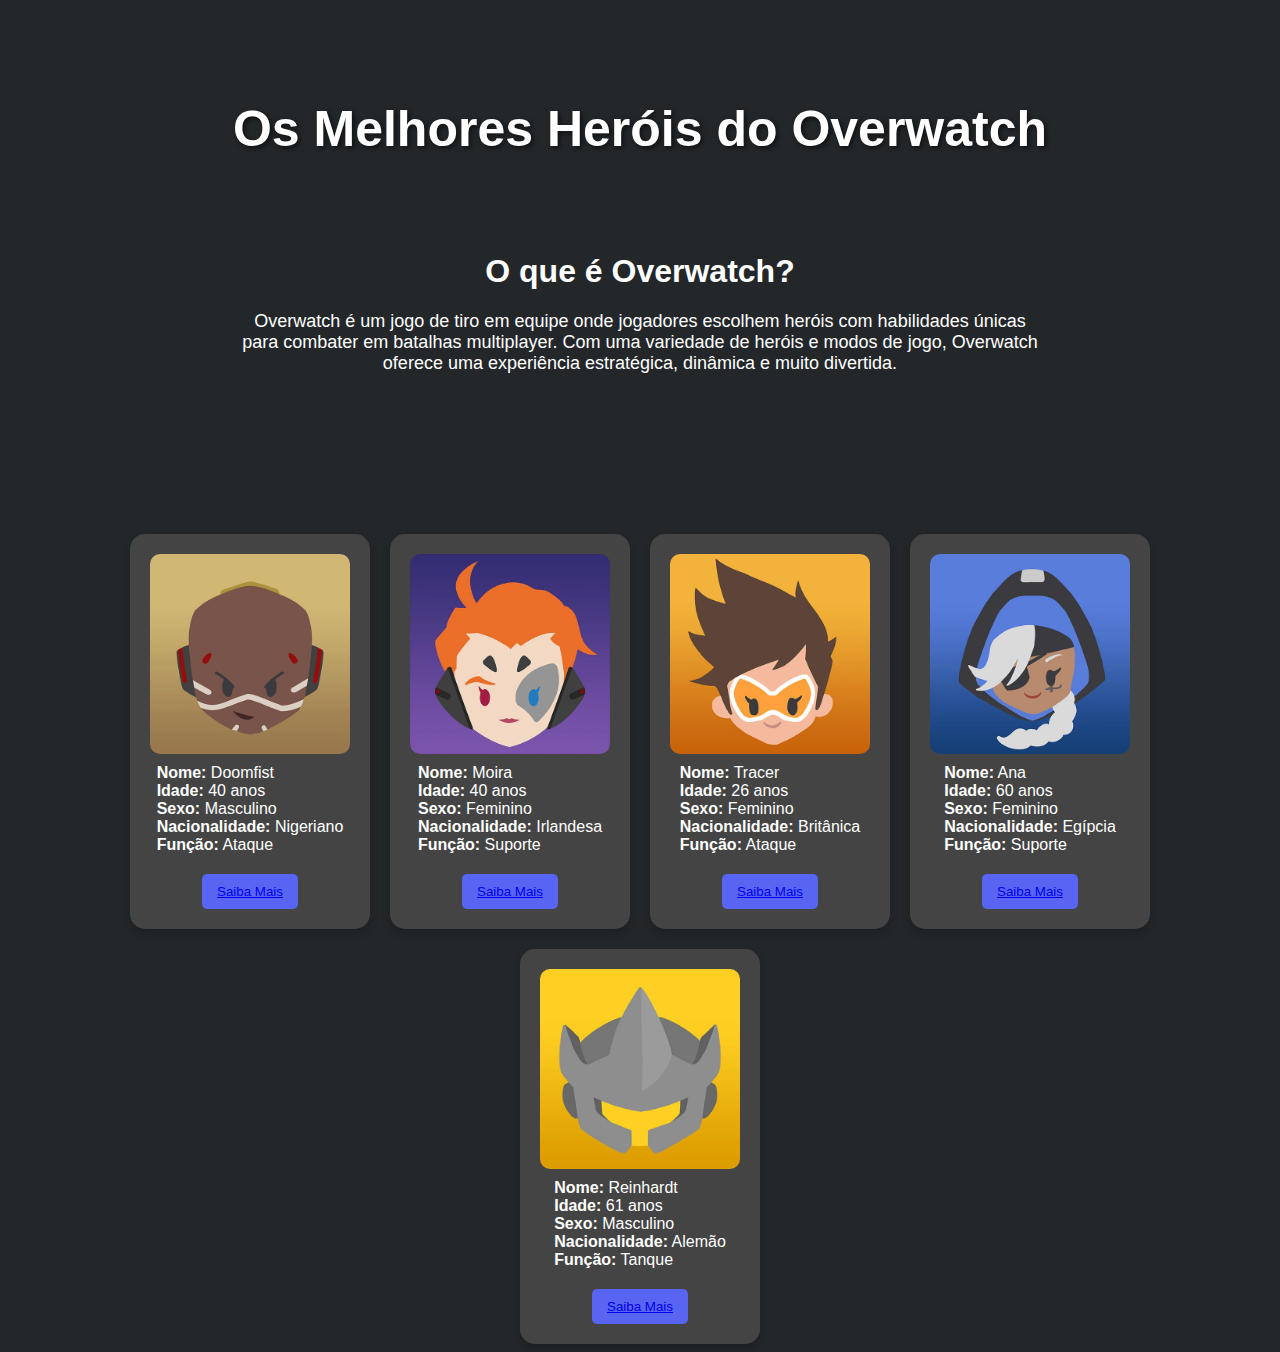
<file: index.html>
<!DOCTYPE html>
<html lang="pt-BR">
<head>
    <meta charset="UTF-8">
    <meta name="viewport" content="width=device-width, initial-scale=1.0">
    <meta http-equiv="X-UA-Compatible" content="IE=edge">

    <link rel="stylesheet" href="css/style.css"> <!-- Link para o arquivo CSS -->
</head>
<body>
    <div class ="titulo">
        <center><h1 class="titulo">Os Melhores Heróis do Overwatch</h1></center>
        </div>

         <!-- Seção sobre o jogo -->
    <div class="descricao" id="sobre">
        <h1>O que é Overwatch?</h1>
        <p>Overwatch é um jogo de tiro em equipe onde jogadores escolhem heróis com habilidades únicas para combater em batalhas multiplayer. Com uma variedade de heróis e modos de jogo, Overwatch oferece uma experiência estratégica, dinâmica e muito divertida.</p>
    </div>
    
    <!-- Container para os quadrados -->
    <div class="container">
        <div class="quadrado">
            
            <img src="imagens/doomfist.webp" alt="Doomfist">
            <p><strong>Nome:</strong> Doomfist<br>
               <strong>Idade:</strong> 40 anos<br>
               <strong>Sexo:</strong> Masculino<br>
               <strong>Nacionalidade:</strong> Nigeriano<br>
               <strong>Função:</strong> Ataque</p>
           
            <button><a href="Doomfist.html">Saiba Mais</a></button>
            
        </div>
        <div class="quadrado">
            <img src="imagens/moira.webp" alt="Moira">
            <p><strong>Nome:</strong> Moira<br>
               <strong>Idade:</strong> 40 anos<br>
               <strong>Sexo:</strong> Feminino<br>
               <strong>Nacionalidade:</strong> Irlandesa<br>
               <strong>Função:</strong> Suporte</p>
               <button><a href="Moira.html">Saiba Mais</a></button>
        </div>
        <div class="quadrado">
            <img src="imagens/tracer.webp" alt="Tracer">
            <p><strong>Nome:</strong> Tracer<br>
               <strong>Idade:</strong> 26 anos<br>
               <strong>Sexo:</strong> Feminino<br>
               <strong>Nacionalidade:</strong> Britânica<br>
               <strong>Função:</strong> Ataque</p>
               <button><a href="Tracer.html">Saiba Mais</a></button>
        </div>
        <div class="quadrado">
            <img src="imagens/ana.webp" alt="Ana">
            <p><strong>Nome:</strong> Ana<br>
               <strong>Idade:</strong> 60 anos<br>
               <strong>Sexo:</strong> Feminino<br>
               <strong>Nacionalidade:</strong> Egípcia<br>
               <strong>Função:</strong> Suporte</p>
               <button><a href="Ana.html">Saiba Mais</a></button>
        </div>
        <div class="quadrado">
            <img src="imagens/reinhart.webp" alt="Reinhardt">
            <p><strong>Nome:</strong> Reinhardt<br>
               <strong>Idade:</strong> 61 anos<br>
               <strong>Sexo:</strong> Masculino<br>
               <strong>Nacionalidade:</strong> Alemão<br>
               <strong>Função:</strong> Tanque</p>
               <button><a href="Reinhardt.html">Saiba Mais</a></button>
        </div>
    </div>
</body>
</html>
</file>
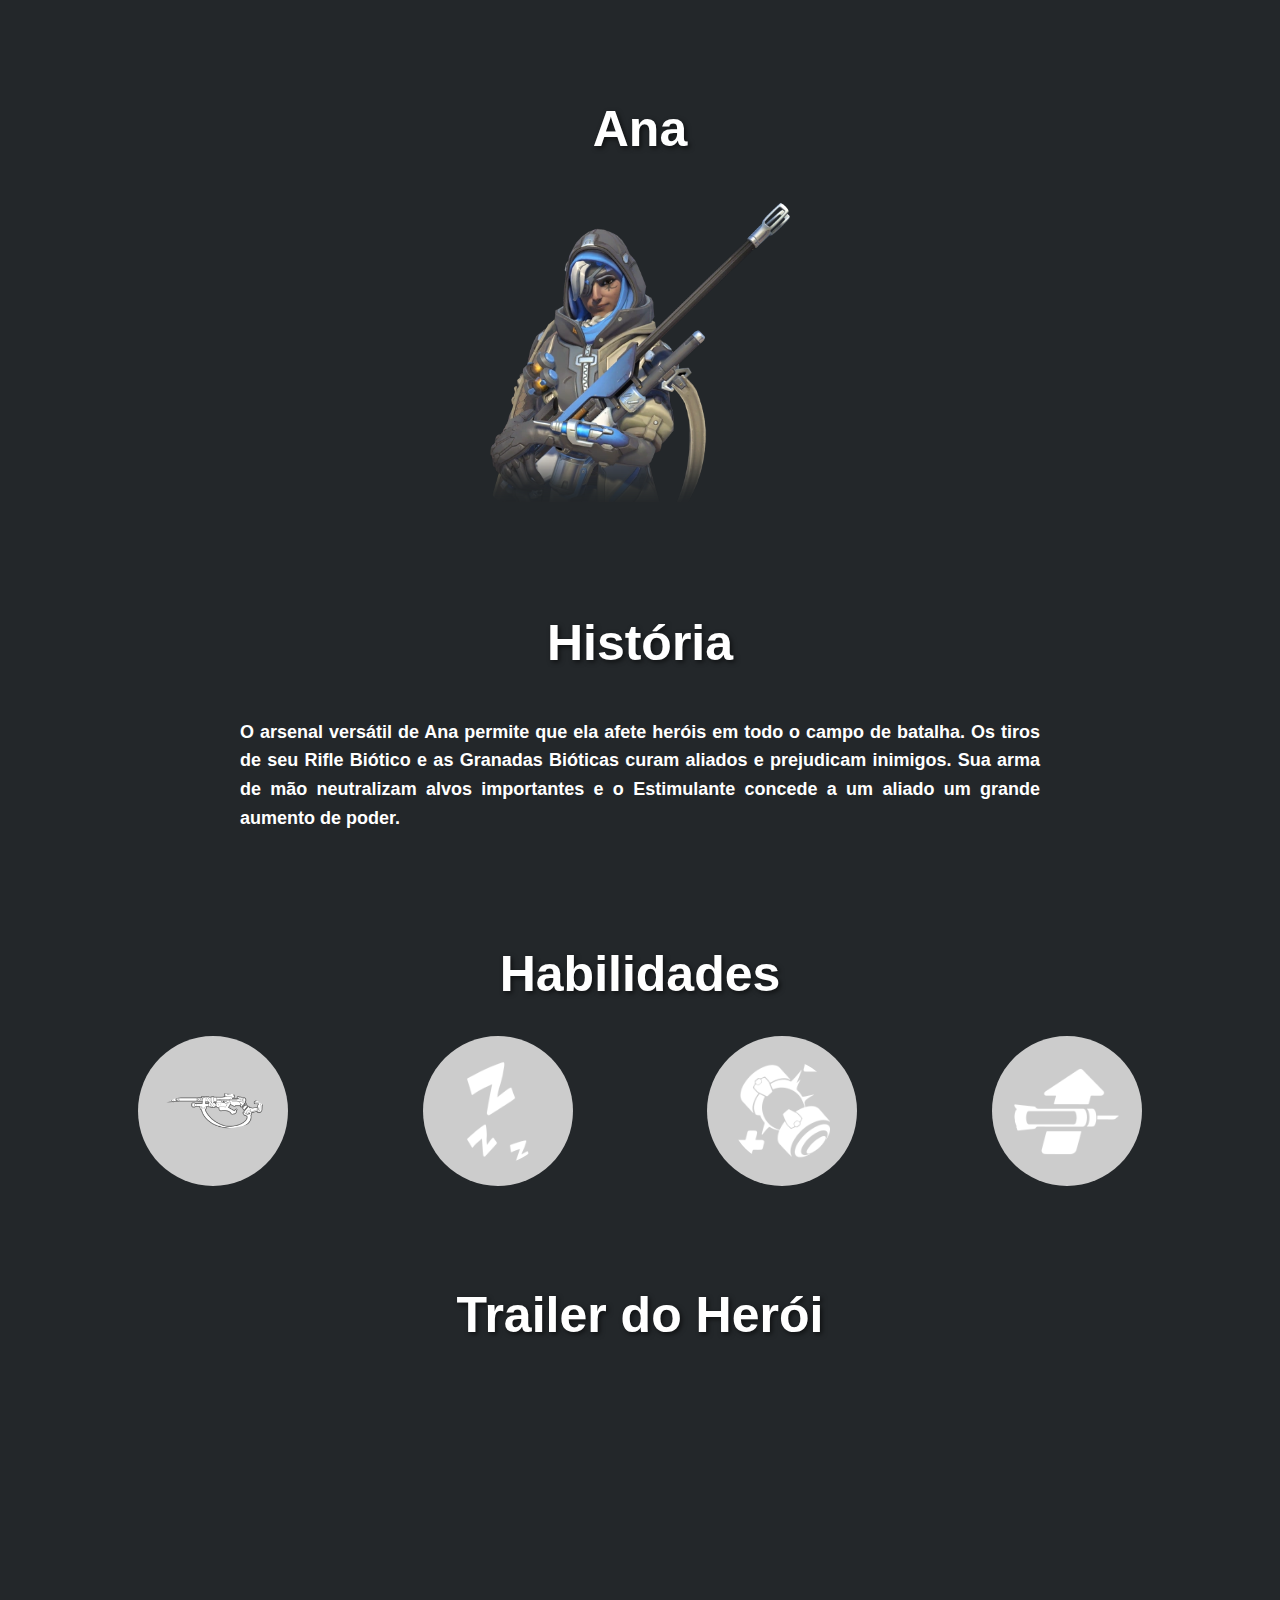
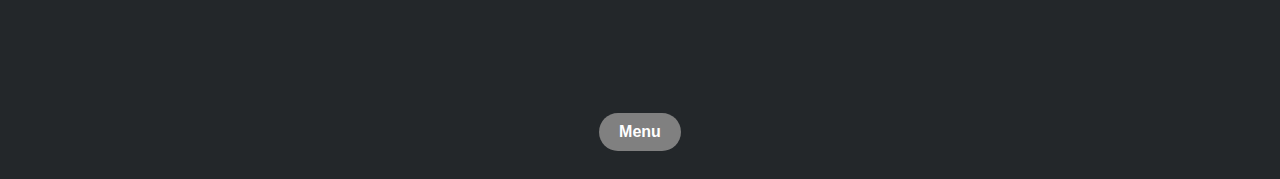
<file: Ana.html>
<!DOCTYPE html>
<html lang="pt-BR">
<head>
    <meta charset="UTF-8">
    <meta name="viewport" content="width=device-width, initial-scale=1.0">
    <meta http-equiv="X-UA-Compatible" content="IE=edge">
    <link rel="stylesheet" href="css/style.css"> <!-- Link para o arquivo CSS -->
</head>
<body>
    <div class="titulo">
        <center><h1 class="titulo">Ana</h1></center>
        <center><img src="imagens/Ana2.webp" alt="Doomfist" class="imagem-titulo"></center>
    </div>

    <div class="historia">
        <center><h1 class="titulo">História</h1></center>
        <h2 class="texto-justificado">
            O arsenal versátil de Ana permite que ela afete heróis em todo o campo de batalha. Os tiros de seu Rifle Biótico e as Granadas Bióticas curam aliados e prejudicam inimigos. Sua arma de mão neutralizam alvos importantes e o Estimulante concede a um aliado um grande aumento de poder.
    </div>

    <div class="historia">
        <center><h1 class="titulo">Habilidades</h1></center>
        
        <!-- Contêiner flexível para as bolinhas -->
        <div class="habilidades-container">
            <div class="circulo">
                <img src="imagens/A1.png" alt="Habilidade 1" class="imagem-habilidade">
            </div>
            <div class="circulo">
                <img src="imagens/A2.png" alt="Habilidade 2" class="imagem-habilidade">
            </div>
            <div class="circulo">
                <img src="imagens/A3.png" alt="Habilidade 3" class="imagem-habilidade">
            </div>
            <div class="circulo">
                <img src="imagens/A4.png" alt="Habilidade 4" class="imagem-habilidade">
            </div>
            
        </div>
    </div>

    <div class="titulo">
        <h1 class="titulo">Trailer do Herói</h1> <!-- Título do trailer -->
    </div>
    
    <iframe width="560" height="315" src="https://www.youtube.com/embed/KW5eP_xDM6Q?si=AuQzEnoUcfKGqvj4" title="YouTube video player" frameborder="0" allow="accelerometer; autoplay; clipboard-write; encrypted-media; gyroscope; picture-in-picture; web-share" referrerpolicy="strict-origin-when-cross-origin" allowfullscreen></iframe>
    <center><a href="index.html" class="botao-voltar">Menu</a></center>
</body>
</html>
</file>
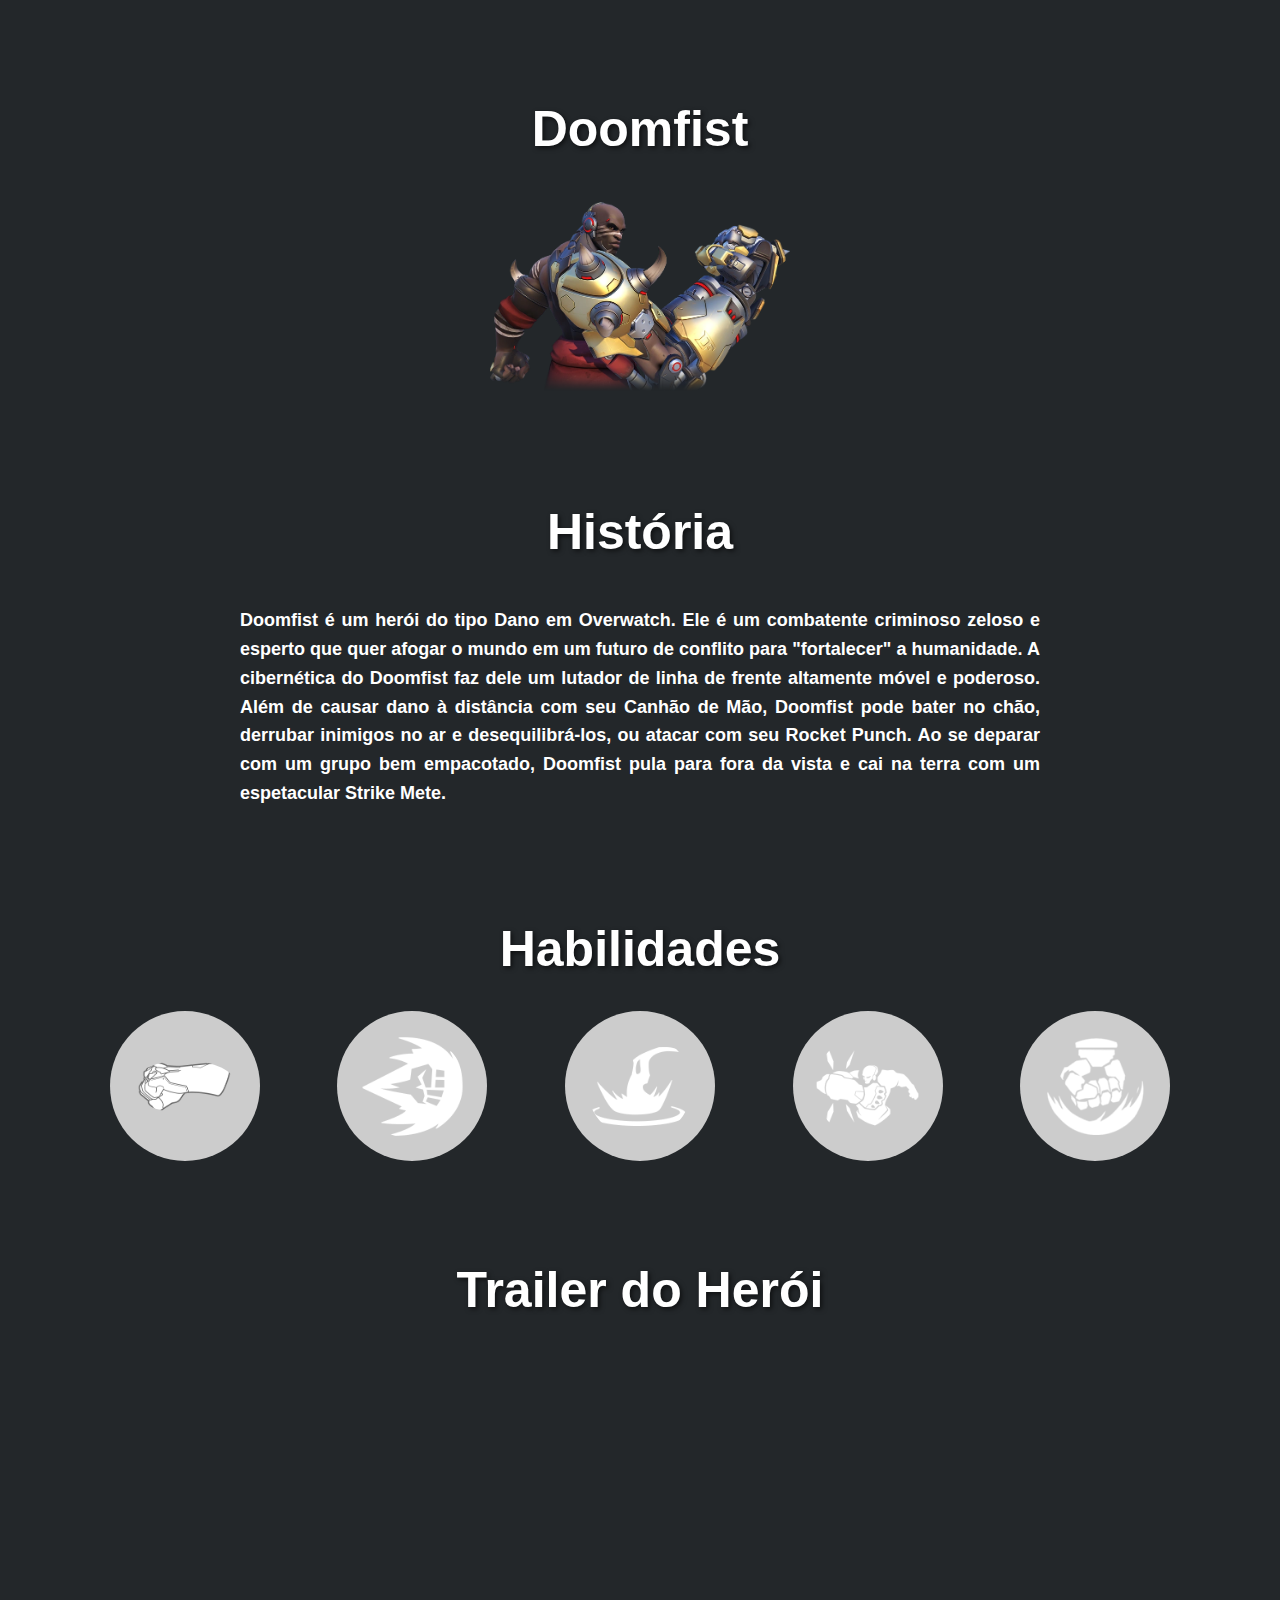
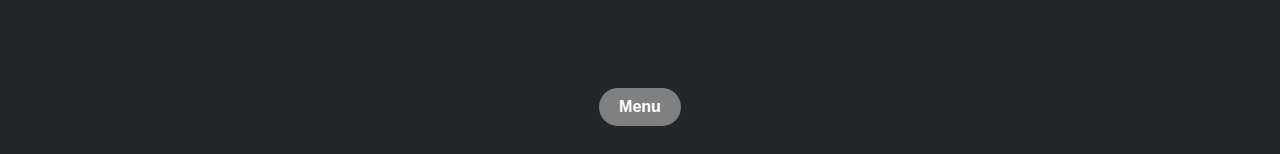
<file: Doomfist.html>
<!DOCTYPE html>
<html lang="pt-BR">
<head>
    <meta charset="UTF-8">
    <meta name="viewport" content="width=device-width, initial-scale=1.0">
    <meta http-equiv="X-UA-Compatible" content="IE=edge">
    <link rel="stylesheet" href="css/style.css"> <!-- Link para o arquivo CSS -->
</head>
<body>
    <div class="titulo">
        <center><h1 class="titulo">Doomfist</h1></center>
        <center><img src="imagens/doomfist2.webp" alt="Doomfist" class="imagem-titulo"></center>
    </div>

    <div class="historia">
        <center><h1 class="titulo">História</h1></center>
        <h2 class="texto-justificado">
            Doomfist é um herói do tipo Dano em Overwatch. Ele é um combatente criminoso zeloso e esperto que quer afogar o mundo em um futuro de conflito para "fortalecer" a humanidade.
            A cibernética do Doomfist faz dele um lutador de linha de frente altamente móvel e poderoso. Além de causar dano à distância com seu Canhão de Mão, Doomfist pode bater no chão, derrubar inimigos no ar e desequilibrá-los, ou atacar com seu Rocket Punch. Ao se deparar com um grupo bem empacotado, Doomfist pula para fora da vista e cai na terra com um espetacular Strike Mete.
        </h2>
    </div>

    <div class="historia">
        <center><h1 class="titulo">Habilidades</h1></center>
        
        <!-- Contêiner flexível para as bolinhas -->
        <div class="habilidades-container">
            <div class="circulo">
                <img src="imagens/HD1.png" alt="Habilidade 1" class="imagem-habilidade">
            </div>
            <div class="circulo">
                <img src="imagens/HD2.png" alt="Habilidade 2" class="imagem-habilidade">
            </div>
            <div class="circulo">
                <img src="imagens/HD3.png" alt="Habilidade 3" class="imagem-habilidade">
            </div>
            <div class="circulo">
                <img src="imagens/HD4.png" alt="Habilidade 4" class="imagem-habilidade">
            </div>
            <div class="circulo">
                <img src="imagens/HD5.png" alt="Habilidade 5" class="imagem-habilidade">
            </div>
        </div>
    </div>

    <div class="titulo">
        <h1 class="titulo">Trailer do Herói</h1> <!-- Título do trailer -->
    </div>
    <iframe width="560" height="315" src="https://www.youtube.com/embed/BeLZAq9LV_I?si=88YR7tF7SVe0djWH" title="YouTube video player" frameborder="0" allow="accelerometer; autoplay; clipboard-write; encrypted-media; gyroscope; picture-in-picture; web-share" referrerpolicy="strict-origin-when-cross-origin" allowfullscreen></iframe>
    <center><a href="index.html" class="botao-voltar">Menu</a></center>
</body>
</html>
</file>
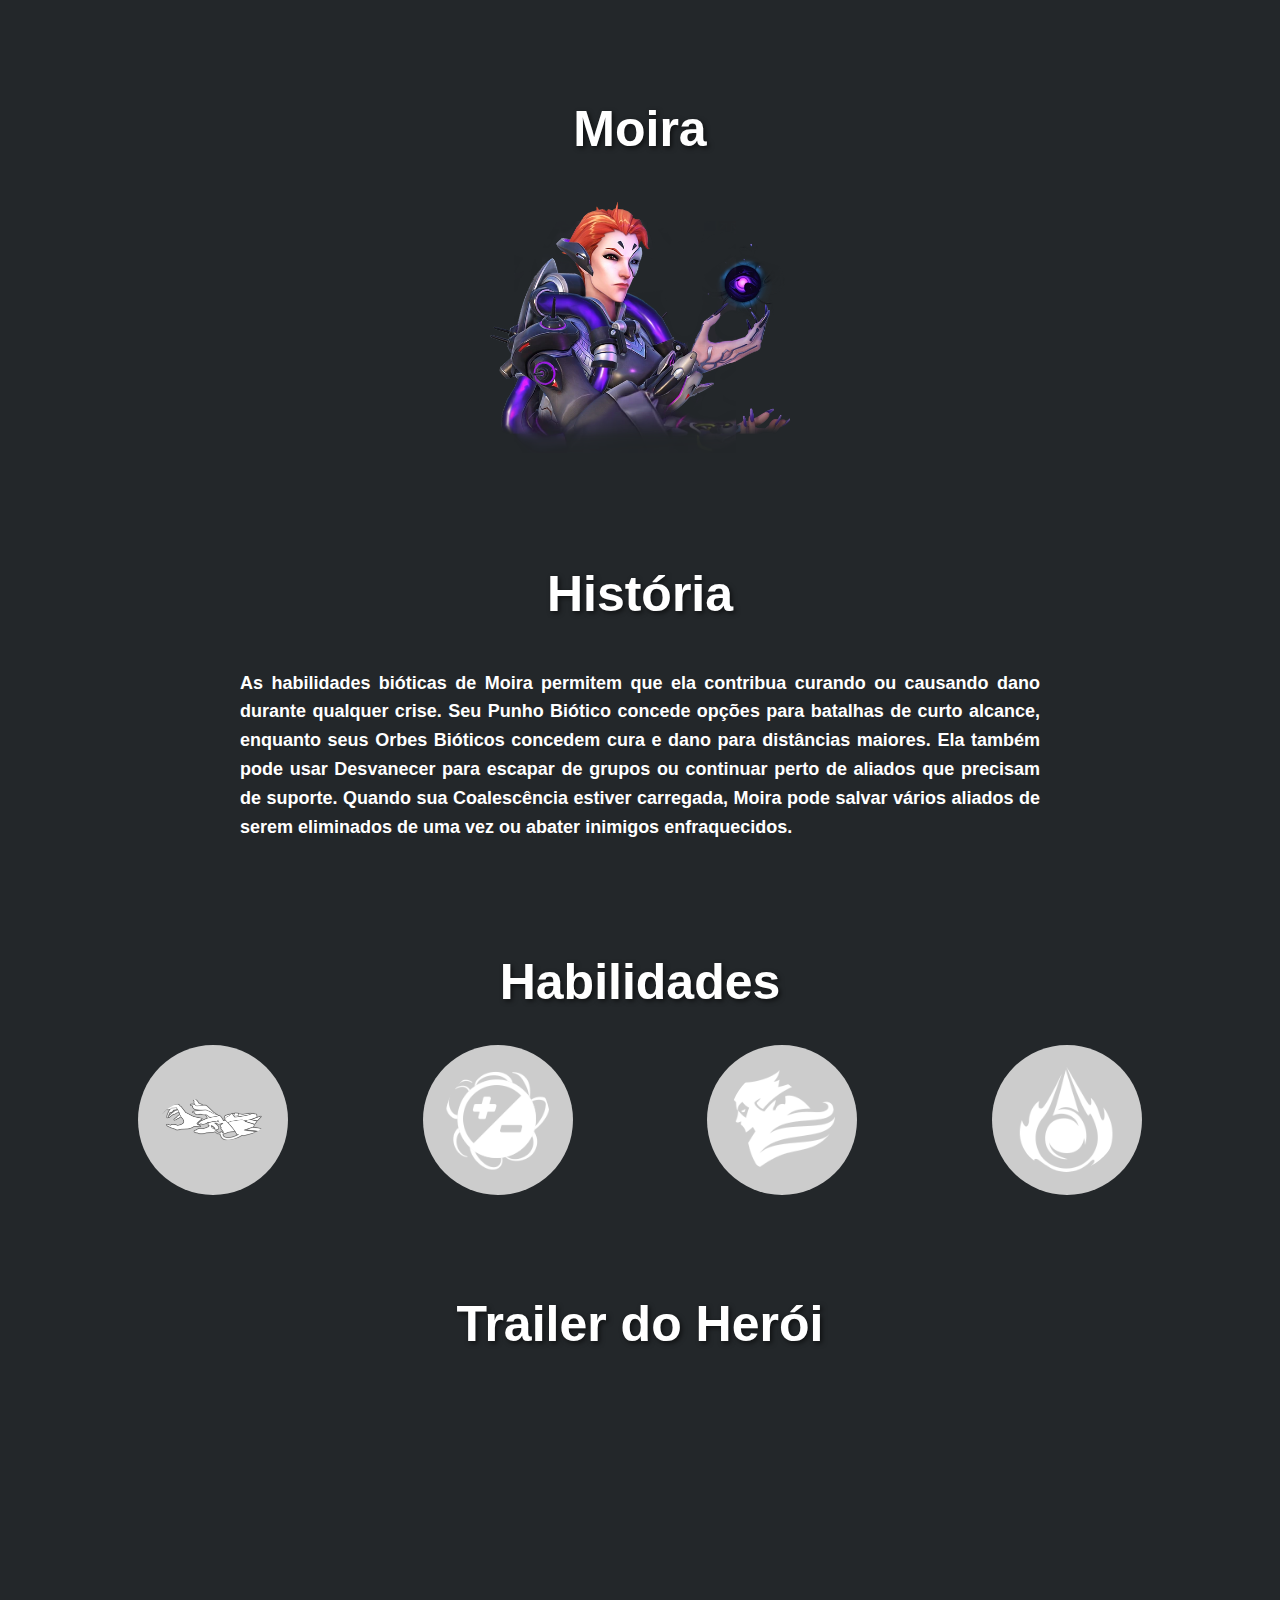
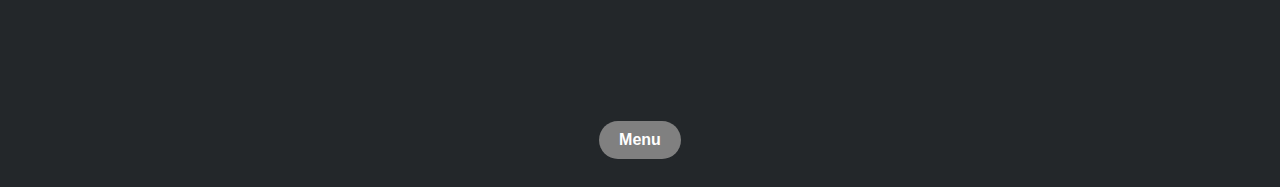
<file: Moira.html>
<!DOCTYPE html>
<html lang="pt-BR">
<head>
    <meta charset="UTF-8">
    <meta name="viewport" content="width=device-width, initial-scale=1.0">
    <meta http-equiv="X-UA-Compatible" content="IE=edge">
    <link rel="stylesheet" href="css/style.css"> <!-- Link para o arquivo CSS -->
</head>
<body>
    <div class="titulo">
        <center><h1 class="titulo">Moira</h1></center>
        <center><img src="imagens/Moira2.webp" alt="Doomfist" class="imagem-titulo"></center>
    </div>

    <div class="historia">
        <center><h1 class="titulo">História</h1></center>
        <h2 class="texto-justificado">
            As habilidades bióticas de Moira permitem que ela contribua curando ou causando dano durante qualquer crise. Seu Punho Biótico concede opções para batalhas de curto alcance, enquanto seus Orbes Bióticos concedem cura e dano para distâncias maiores. Ela também pode usar Desvanecer para escapar de grupos ou continuar perto de aliados que precisam de suporte. Quando sua Coalescência estiver carregada, Moira pode salvar vários aliados de serem eliminados de uma vez ou abater inimigos enfraquecidos.
    </div>

    <div class="historia">
        <center><h1 class="titulo">Habilidades</h1></center>
        
        <!-- Contêiner flexível para as bolinhas -->
        <div class="habilidades-container">
            <div class="circulo">
                <img src="imagens/M1.png" alt="Habilidade 1" class="imagem-habilidade">
            </div>
            <div class="circulo">
                <img src="imagens/M2.png" alt="Habilidade 2" class="imagem-habilidade">
            </div>
            <div class="circulo">
                <img src="imagens/M3.png" alt="Habilidade 3" class="imagem-habilidade">
            </div>
            <div class="circulo">
                <img src="imagens/M4.png" alt="Habilidade 4" class="imagem-habilidade">
            </div>
            
        </div>
    </div>

    <div class="titulo">
        <h1 class="titulo">Trailer do Herói</h1> <!-- Título do trailer -->
    </div>
    
    <iframe width="560" height="315" src="https://www.youtube.com/embed/u9tJkOSSIUY?si=WlbBgFfUfRxi9Q-Y" title="YouTube video player" frameborder="0" allow="accelerometer; autoplay; clipboard-write; encrypted-media; gyroscope; picture-in-picture; web-share" referrerpolicy="strict-origin-when-cross-origin" allowfullscreen></iframe>
    <center><a href="index.html" class="botao-voltar">Menu</a></center>
</body>
</html>
</file>
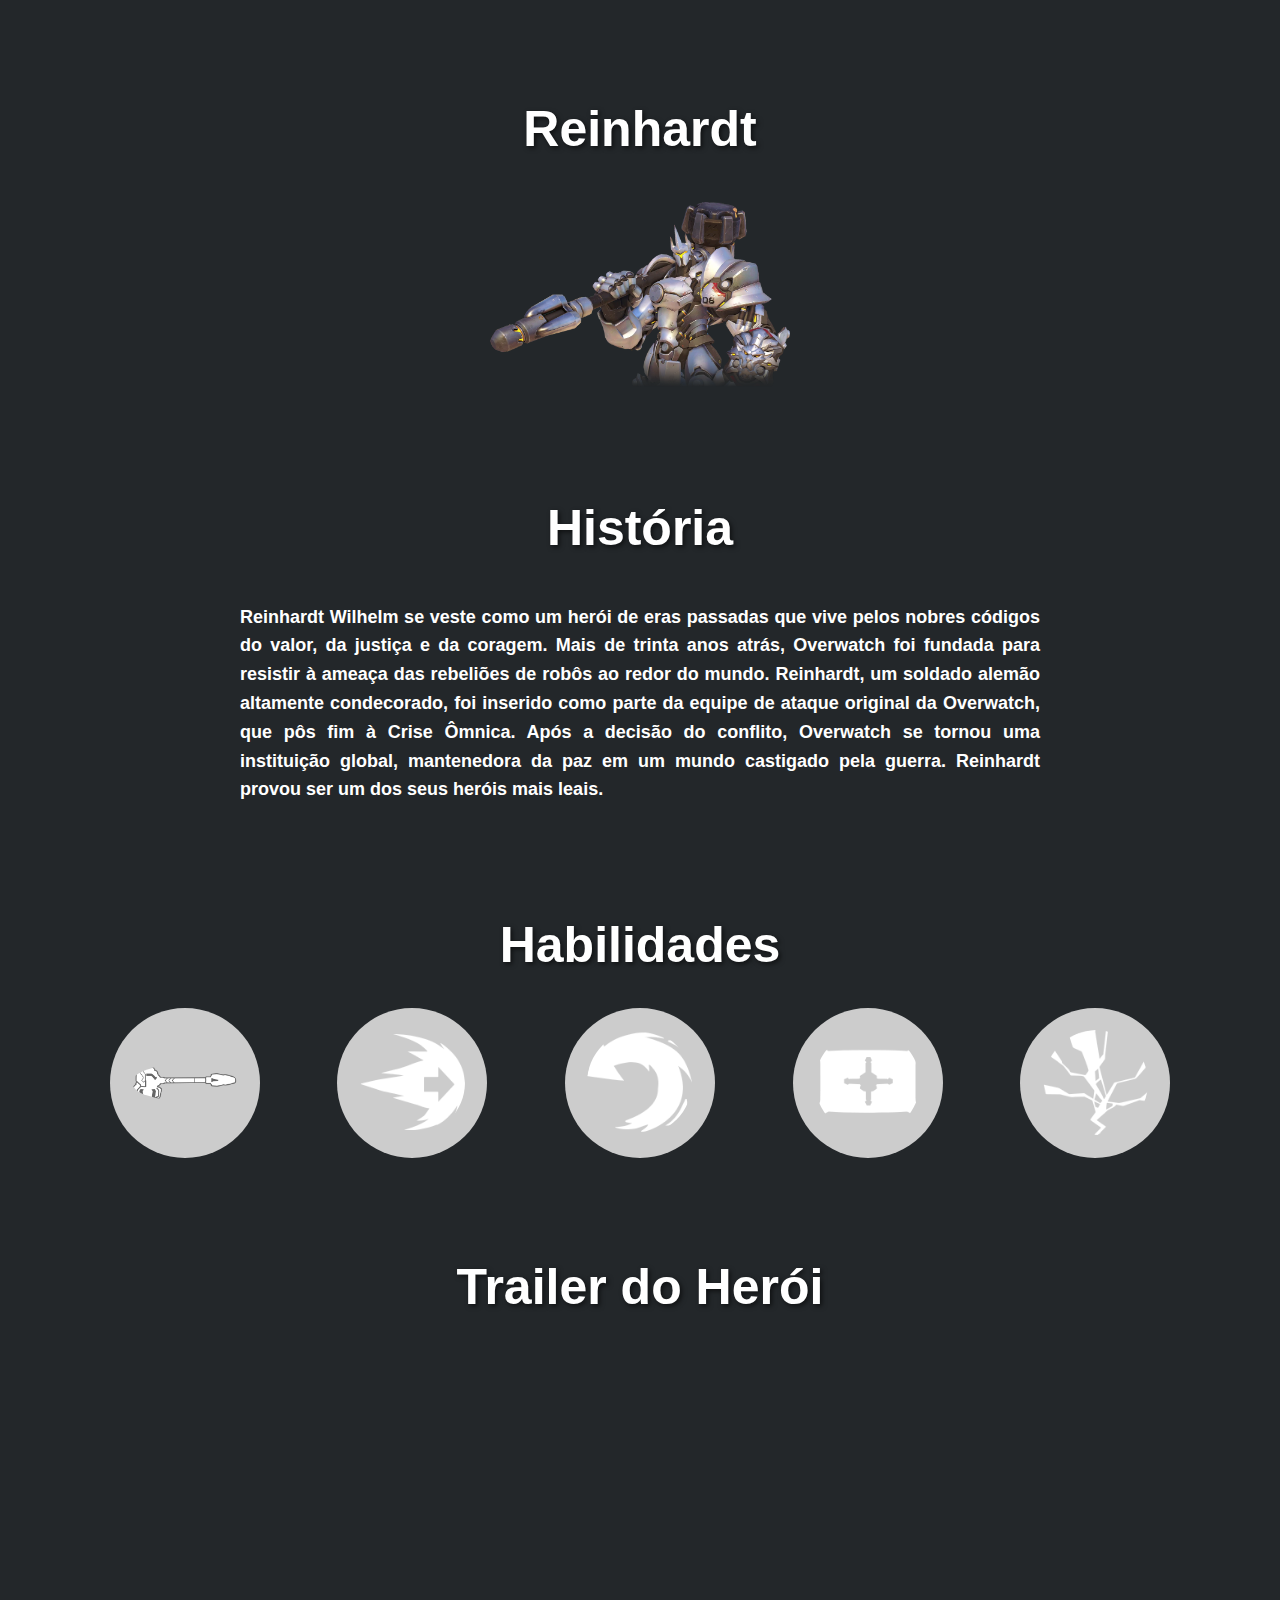
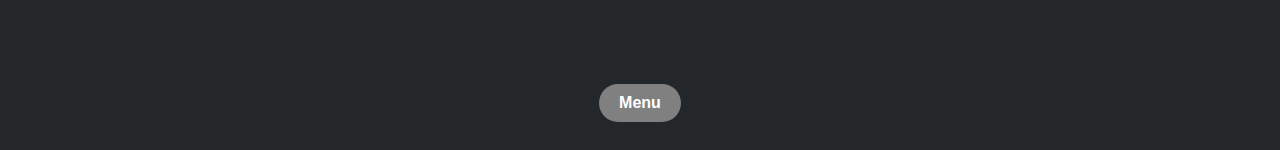
<file: Reinhardt.html>
<!DOCTYPE html>
<html lang="pt-BR">
<head>
    <meta charset="UTF-8">
    <meta name="viewport" content="width=device-width, initial-scale=1.0">
    <meta http-equiv="X-UA-Compatible" content="IE=edge">
    <link rel="stylesheet" href="css/style.css"> <!-- Link para o arquivo CSS -->
</head>
<body>
    <div class="titulo">
        <center><h1 class="titulo">Reinhardt</h1></center>
        <center><img src="imagens/Reinhardt1.webp" alt="Doomfist" class="imagem-titulo"></center>
    </div>

    <div class="historia">
        <center><h1 class="titulo">História</h1></center>
        <h2 class="texto-justificado">
            Reinhardt Wilhelm se veste como um herói de eras passadas que vive pelos nobres códigos do valor, da justiça e da coragem.
Mais de trinta anos atrás, Overwatch foi fundada para resistir à ameaça das rebeliões de robôs ao redor do mundo. Reinhardt, um soldado alemão altamente condecorado, foi inserido como parte da equipe de ataque original da Overwatch, que pôs fim à Crise Ômnica. Após a decisão do conflito, Overwatch se tornou uma instituição global, mantenedora da paz em um mundo castigado pela guerra. Reinhardt provou ser um dos seus heróis mais leais.
    </div>

    <div class="historia">
        <center><h1 class="titulo">Habilidades</h1></center>
        
        <!-- Contêiner flexível para as bolinhas -->
        <div class="habilidades-container">
            <div class="circulo">
                <img src="imagens/R1.png" alt="Habilidade 1" class="imagem-habilidade">
            </div>
            <div class="circulo">
                <img src="imagens/R2.png" alt="Habilidade 2" class="imagem-habilidade">
            </div>
            <div class="circulo">
                <img src="imagens/R3.png" alt="Habilidade 3" class="imagem-habilidade">
            </div>
            <div class="circulo">
                <img src="imagens/R4.png" alt="Habilidade 4" class="imagem-habilidade">
            </div>
            <div class="circulo">
                <img src="imagens/R5.png" alt="Habilidade 4" class="imagem-habilidade">
            </div>
            
        </div>
    </div>

    <div class="titulo">
        <h1 class="titulo">Trailer do Herói</h1> <!-- Título do trailer -->
    </div>
    
    <iframe width="560" height="315" src="https://www.youtube.com/embed/M9xZ1nT8chQ?si=fersxdnOEMSDEP9v" title="YouTube video player" frameborder="0" allow="accelerometer; autoplay; clipboard-write; encrypted-media; gyroscope; picture-in-picture; web-share" referrerpolicy="strict-origin-when-cross-origin" allowfullscreen></iframe>
    <center><a href="index.html" class="botao-voltar">Menu</a></center>
</body>
</html>
</file>
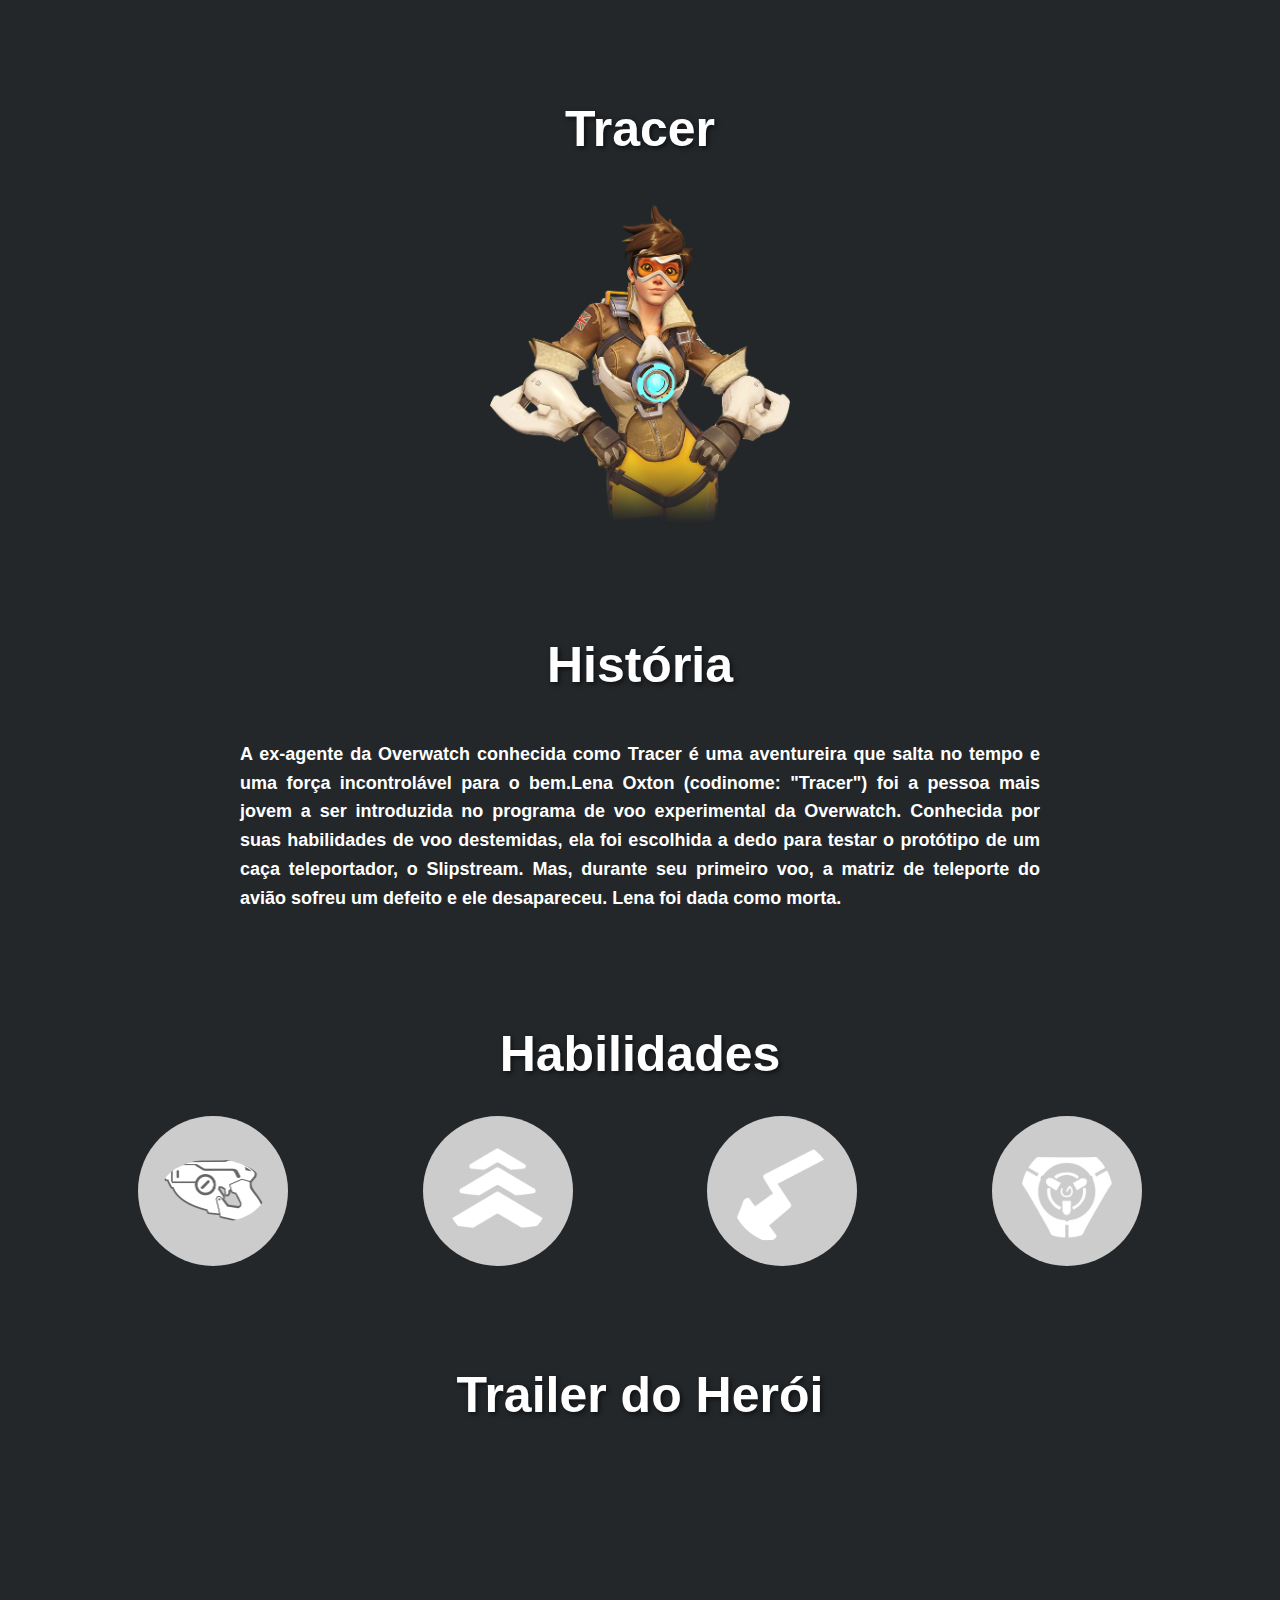
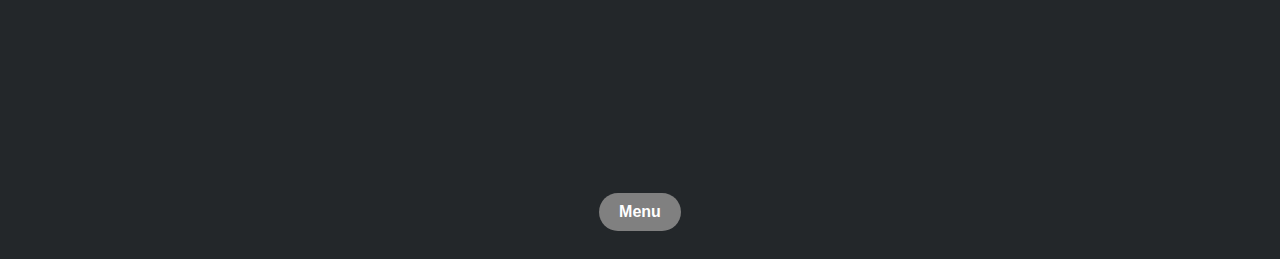
<file: Tracer.html>
<!DOCTYPE html>
<html lang="pt-BR">
<head>
    <meta charset="UTF-8">
    <meta name="viewport" content="width=device-width, initial-scale=1.0">
    <meta http-equiv="X-UA-Compatible" content="IE=edge">
    <link rel="stylesheet" href="css/style.css"> <!-- Link para o arquivo CSS -->
</head>
<body>
    <div class="titulo">
        <center><h1 class="titulo">Tracer</h1></center>
        <center><img src="imagens/tracer2.webp" alt="Doomfist" class="imagem-titulo"></center>
    </div>

    <div class="historia">
        <center><h1 class="titulo">História</h1></center>
        <h2 class="texto-justificado">
            A ex-agente da Overwatch conhecida como Tracer é uma aventureira que salta no tempo e uma força incontrolável para o bem.Lena Oxton (codinome: "Tracer") foi a pessoa mais jovem a ser introduzida no programa de voo experimental da Overwatch. Conhecida por suas habilidades de voo destemidas, ela foi escolhida a dedo para testar o protótipo de um caça teleportador, o Slipstream. Mas, durante seu primeiro voo, a matriz de teleporte do avião sofreu um defeito e ele desapareceu. Lena foi dada como morta.
    </div>

    <div class="historia">
        <center><h1 class="titulo">Habilidades</h1></center>
        
        <!-- Contêiner flexível para as bolinhas -->
        <div class="habilidades-container">
            <div class="circulo">
                <img src="imagens/T1.png" alt="Habilidade 1" class="imagem-habilidade">
            </div>
            <div class="circulo">
                <img src="imagens/T2.png" alt="Habilidade 2" class="imagem-habilidade">
            </div>
            <div class="circulo">
                <img src="imagens/T3.png" alt="Habilidade 3" class="imagem-habilidade">
            </div>
            <div class="circulo">
                <img src="imagens/T4.png" alt="Habilidade 4" class="imagem-habilidade">
            </div>
            
        </div>
    </div>

    <div class="titulo">
        <h1 class="titulo">Trailer do Herói</h1> <!-- Título do trailer -->
    </div>
    
    <iframe width="560" height="315" src="https://www.youtube.com/embed/R_K6hwRJpXs?si=KnaJ6sNoGxYNwM-P" title="YouTube video player" frameborder="0" allow="accelerometer; autoplay; clipboard-write; encrypted-media; gyroscope; picture-in-picture; web-share" referrerpolicy="strict-origin-when-cross-origin" allowfullscreen></iframe>
    <center><a href="index.html" class="botao-voltar">Menu</a></center>
</body>
</html>
</file>
<file: css/style.css>
body {
    background-color: #23272A;
    color: white;
    font-family: Arial, sans-serif;
}


.descricao {
    text-align: center;
    padding: 40px;
    
    color: white;
}

.descricao h2 {
    font-size: 30px;
    margin-bottom: 10px;
}

.descricao p {
    font-size: 18px;
    max-width: 800px;
    margin: 0 auto;
}

.titulo {
    text-align: center;
    margin-top: 100px;
    font-size: 50px;
    text-shadow: 2px 2px 5px rgba(0, 0, 0, 0.6); /* Sombra para destacar o título */
}

/* Estilo para a imagem do título */
.imagem-titulo {
    width: 300px;
    height: auto;
    border-radius: 15px;
    margin-top: 10px;
}

.historia {
    text-align: center;
    margin-top: 100px;
}

.texto-justificado {
    text-align: justify;
    max-width: 800px;
    margin: 0 auto;
    font-size: 18px;
    line-height: 1.6;
    padding: 12px;
}

.habilidades-container {
    display: flex;
    justify-content: space-around;
    align-items: center;
    margin: 20px auto;
    max-width: 90%;
}

.circulo {
    width: 150px;
    height: 150px;
    background-color: #cccccc;
    border-radius: 50%;
    display: flex;
    justify-content: center;
    align-items: center;
    transition: background-color 0.3s;
}

.circulo:hover {
    background-color: #007bff;
}

.imagem-habilidade {
    width: 70%;
    height: auto;
    border-radius: 50%;
}

iframe {
    display: block;
    margin: 0 auto;
    max-width: 100%;
}

.botao-voltar {
    display: inline-block;
    padding: 10px 20px;
    background-color: gray;
    border-radius: 25px;
    text-align: center;
    color: white;
    text-decoration: none;
    font-weight: bold;
    transition: background-color 0.3s;
    margin: 20px auto;
    cursor: pointer;
}

.botao-voltar:hover {
    background-color: #007bff;
}

.container {
    display: flex;
    justify-content: center;
    flex-wrap: wrap;
    gap: 20px;
    margin-top: 120px;
}

.quadrado {
    background-color: #444444;
    border-radius: 15px;
    width: 200px;
    padding: 20px; /* Aumentei o padding para melhorar a organização */
    display: flex;
    flex-direction: column;
    align-items: center;
    text-align: left;
    box-shadow: 0 4px 8px rgba(0, 0, 0, 0.2); /* Sombra sutil nos quadrados */
    transition: transform 0.3s ease, box-shadow 0.3s ease; /* Transições suaves */
}

.quadrado:hover {
    transform: scale(1.05); /* Aumenta o quadrado ao passar o mouse */
    box-shadow: 0 8px 16px rgba(0, 0, 0, 0.4); /* Aumenta a sombra ao passar o mouse */
}

.quadrado img {
    width: 100%;
    border-radius: 10px;
}

.quadrado p {
    margin: 10px 0;
}

.quadrado button {
    padding: 10px 15px;
    border: none;
    border-radius: 5px;
    background-color: #5865F2;
    color: white;
    cursor: pointer;
    transition: background-color 0.3s, transform 0.3s;
    margin: 10px auto 0; /* Ajustei o espaçamento */
    display: block;
}

.quadrado button:hover {
    background-color: #4e5d94;
    transform: scale(1.05); /* Botão aumenta um pouco ao passar o mouse */
}

/* Responsividade para telas menores */
@media screen and (max-width: 768px) {
    .titulo {
        font-size: 40px; /* Diminui o tamanho da fonte em telas pequenas */
    }

    .container {
        flex-direction: column; /* Coloca os quadrados em coluna em telas pequenas */
        align-items: center;
    }

    .quadrado {
        width: 90%; /* Torna os quadrados mais estreitos em telas pequenas */
    }
}
</file>
